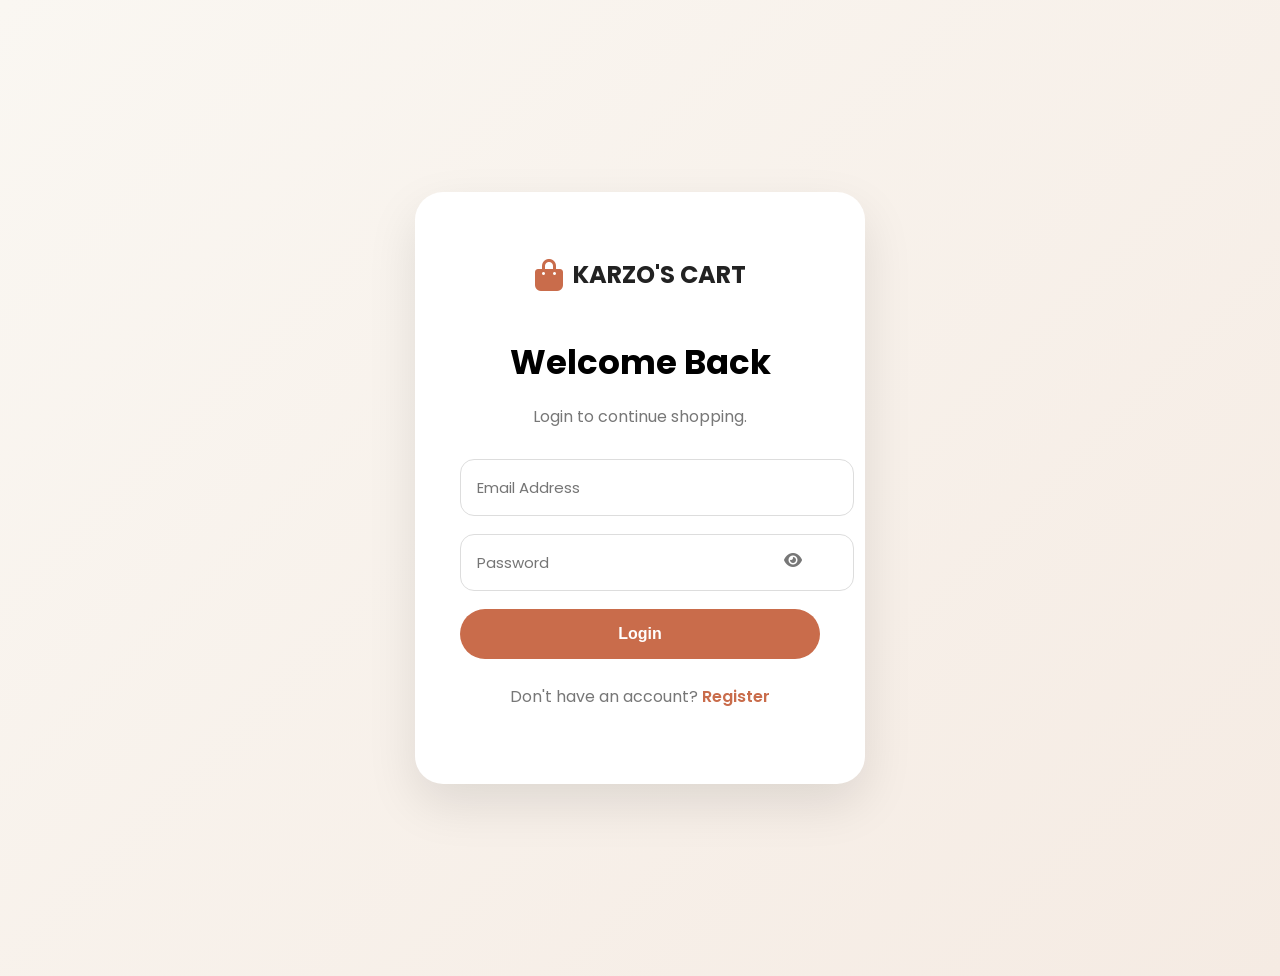
<file: login.html>
<!DOCTYPE html>
<html lang="en">

<head>

<meta charset="UTF-8">

<meta name="viewport" content="width=device-width, initial-scale=1.0">

<title>Login | KARZO'S CART</title>

<link rel="preconnect" href="https://fonts.googleapis.com">

<link rel="preconnect" href="https://fonts.gstatic.com" crossorigin>

<link href="https://fonts.googleapis.com/css2?family=Poppins:wght@300;400;500;600;700&display=swap" rel="stylesheet">

<link rel="stylesheet" href="login.css">

<link rel="stylesheet"
href="https://cdnjs.cloudflare.com/ajax/libs/font-awesome/6.6.0/css/all.min.css">

</head>

<body class="auth-page">

<div class="auth-container">

<div class="auth-card">

<div class="auth-logo">

<i class="fa-solid fa-bag-shopping"></i>

<h2>KARZO'S CART</h2>

</div>

<h1>Welcome Back</h1>

<p>Login to continue shopping.</p>

<form id="login-form">

<div class="form-group">

<input
type="email"
placeholder="Email Address"
required>

</div>

<div class="form-group password-box">

<input
type="password"
id="login-password"
placeholder="Password"
required>

<i class="fa-solid fa-eye" id="toggle-password"></i>

</div>

<button class="auth-btn">

Login

</button>

</form>

<div class="auth-footer">

<p>

Don't have an account?

<a href="register.html">Register</a>

</p>

</div>

</div>

</div>

<script src="login.js"></script>

</body>

</html>
</file>
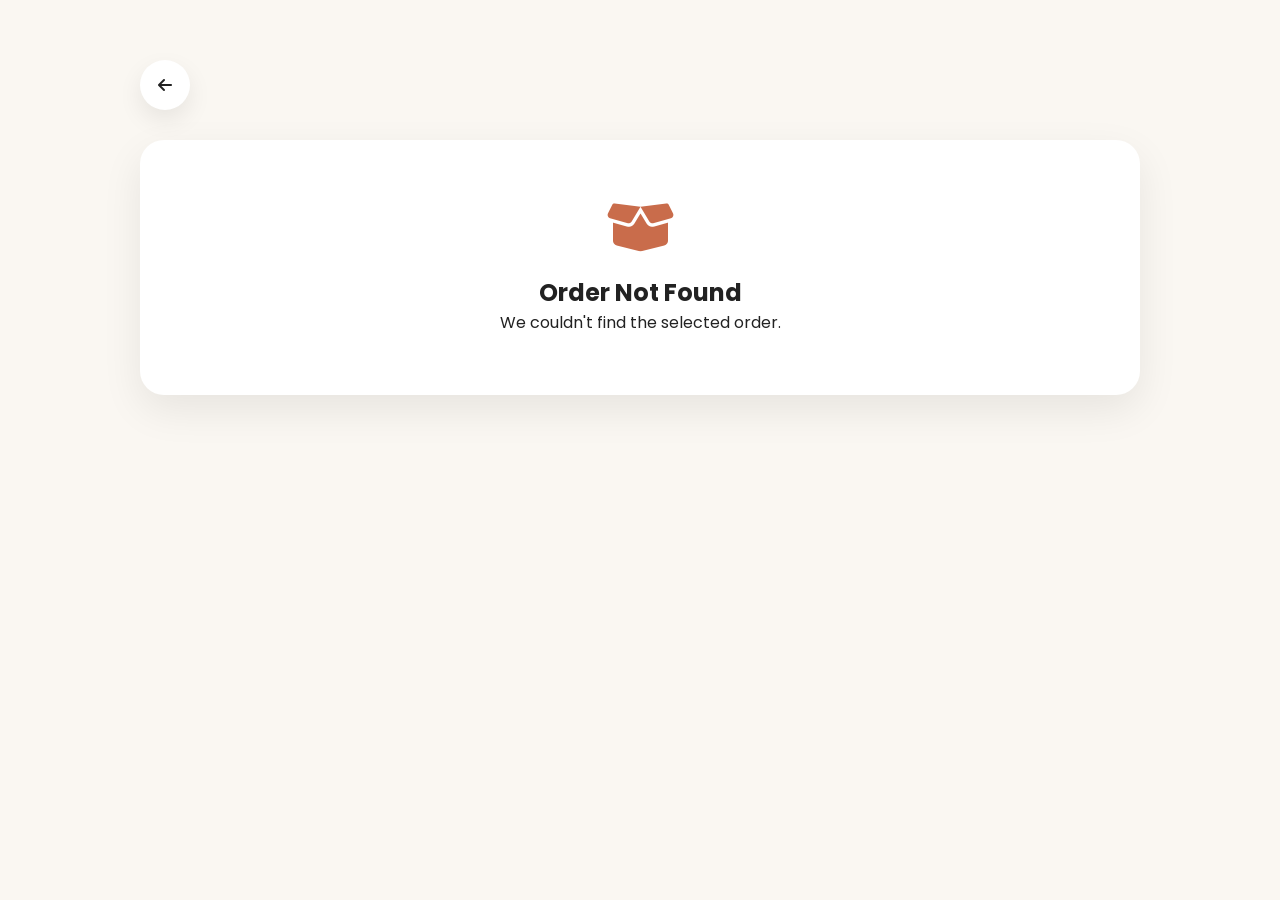
<file: order-details.html>
<!DOCTYPE html>
<html lang="en">

<head>

<meta charset="UTF-8">
<meta name="viewport" content="width=device-width, initial-scale=1.0">

<title>Order Details | KARZO'S CART</title>

<link rel="preconnect" href="https://fonts.googleapis.com">
<link rel="preconnect" href="https://fonts.gstatic.com" crossorigin>

<link href="https://fonts.googleapis.com/css2?family=Poppins:wght@300;400;500;600;700&display=swap" rel="stylesheet">

<link rel="stylesheet"
href="https://cdnjs.cloudflare.com/ajax/libs/font-awesome/6.7.2/css/all.min.css">

<style>

*{
    margin:0;
    padding:0;
    box-sizing:border-box;
}

body{
    font-family:'Poppins',sans-serif;
    background:#faf7f2;
    color:#222;
}

.order-details-page{
    width:min(1000px,92%);
    margin:60px auto;
}

.back-btn{
    width:50px;
    height:50px;
    border-radius:50%;
    background:#fff;
    display:flex;
    align-items:center;
    justify-content:center;
    color:#222;
    text-decoration:none;
    box-shadow:0 10px 25px rgba(0,0,0,.08);
    margin-bottom:30px;
}

.order-details-card{
    background:#fff;
    border-radius:24px;
    padding:35px;
    box-shadow:0 15px 40px rgba(0,0,0,.08);
}

.order-header{
    display:flex;
    justify-content:space-between;
    align-items:center;
    gap:20px;
    margin-bottom:30px;
    padding-bottom:25px;
    border-bottom:1px solid #eee;
}

.order-header h1{
    font-size:28px;
}

.order-status{
    padding:8px 16px;
    border-radius:50px;
    background:#EAF8EE;
    color:#2E8B57;
    font-size:13px;
    font-weight:600;
}

.order-info{
    display:grid;
    grid-template-columns:repeat(2,1fr);
    gap:15px;
    margin-bottom:35px;
}

.info-box{
    background:#faf7f2;
    border-radius:15px;
    padding:18px;
}

.info-box span{
    display:block;
    color:#888;
    font-size:12px;
    margin-bottom:5px;
}

.info-box strong{
    font-size:15px;
}

.products-title{
    font-size:20px;
    margin-bottom:15px;
}

.order-product{
    display:flex;
    justify-content:space-between;
    align-items:center;
    padding:18px 0;
    border-bottom:1px solid #eee;
    gap:15px;
}

.order-product span{
    font-weight:500;
}

.order-product strong{
    color:#C96C4B;
}

.order-total{
    display:flex;
    justify-content:space-between;
    align-items:center;
    margin-top:25px;
    font-size:18px;
}

.order-total strong{
    color:#C96C4B;
    font-size:25px;
}

.no-order{
    background:#fff;
    border-radius:24px;
    padding:60px 25px;
    text-align:center;
    box-shadow:0 15px 40px rgba(0,0,0,.08);
}

.no-order i{
    font-size:55px;
    color:#C96C4B;
    margin-bottom:20px;
}

@media(max-width:600px){

    .order-details-page{
        margin:30px auto;
    }

    .order-details-card{
        padding:25px 20px;
    }

    .order-header{
        align-items:flex-start;
        flex-direction:column;
    }

    .order-info{
        grid-template-columns:1fr;
    }

    .order-header h1{
        font-size:23px;
    }

}

</style>

</head>

<body>

<section class="order-details-page">

<a href="orders.html" class="back-btn">
    <i class="fa-solid fa-arrow-left"></i>
</a>

<div id="order-details"></div>

</section>


<script>

document.addEventListener("DOMContentLoaded", () => {

    const container =
        document.getElementById("order-details");

    const selectedOrder =
        JSON.parse(localStorage.getItem("selectedOrder"));

    if(!selectedOrder){

        container.innerHTML = `

        <div class="no-order">

            <i class="fa-solid fa-box-open"></i>

            <h2>Order Not Found</h2>

            <p>We couldn't find the selected order.</p>

        </div>

        `;

        return;

    }

    let productsHTML = "";

    selectedOrder.items.forEach(item => {

        productsHTML += `

        <div class="order-product">

            <span>${item.name}</span>

            <strong>
    ₦${item.price.toLocaleString()}
</strong>

        </div>

        `;

    });

    container.innerHTML = `

    <div class="order-details-card">

        <div class="order-header">

            <div>

                <span>ORDER DETAILS</span>

                <h1>Order #${selectedOrder.id}</h1>

            </div>

            <span class="order-status">
                ${selectedOrder.status}
            </span>

        </div>

        <div class="order-info">

            <div class="info-box">

                <span>ORDER DATE</span>

                <strong>${selectedOrder.date}</strong>

            </div>

            <div class="info-box">

                <span>ITEMS</span>

                <strong>${selectedOrder.items.length} item(s)</strong>

            </div>

        </div>

        <h2 class="products-title">
            Products
        </h2>

        <div>

            ${productsHTML}

        </div>

        <div class="order-total">

            <span>Total</span>

            <strong>

    ₦${selectedOrder.total.toLocaleString()}

</strong>

        </div>

    </div>

    `;

});

</script>

</body>

</html>
</file>
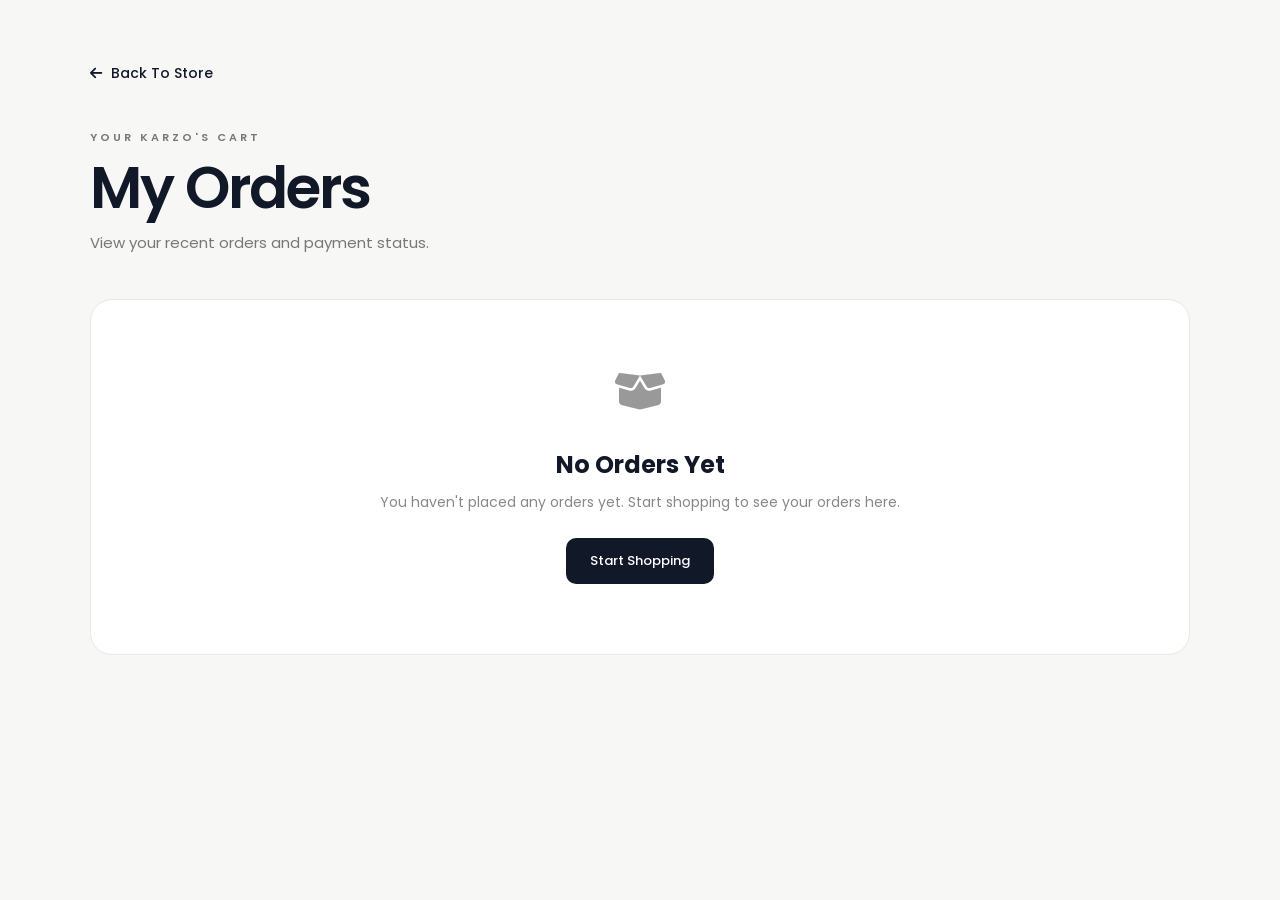
<file: orders.html>
<!DOCTYPE html>

<html lang="en">

<head>

    <meta charset="UTF-8">

    <meta name="viewport"

          content="width=device-width, initial-scale=1.0">

    <title>My Orders | KARZO'S CART</title>

    <link rel="preconnect"

          href="https://fonts.googleapis.com">

    <link rel="preconnect"

          href="https://fonts.gstatic.com"

          crossorigin>

    <link href="https://fonts.googleapis.com/css2?family=Poppins:wght@300;400;500;600;700&display=swap"

          rel="stylesheet">

    <link rel="stylesheet"

          href="https://cdnjs.cloudflare.com/ajax/libs/font-awesome/6.7.2/css/all.min.css">

    <link rel="stylesheet"

          href="orders.css">

</head>

<body>

    <main class="orders-page">

        <div class="orders-header">

            <a href="index.html"

               class="back-link">

                <i class="fa-solid fa-arrow-left"></i>

                Back To Store

            </a>

            <span>YOUR KARZO'S CART</span>

            <h1>My Orders</h1>

            <p>

                View your recent orders and payment status.

            </p>

        </div>

        <section class="orders-container">

            <div id="orders-list">

                <!-- Orders will appear here -->

            </div>

        </section>

    </main>

    <script src="orders.js"></script>

</body>

</html>
</file>
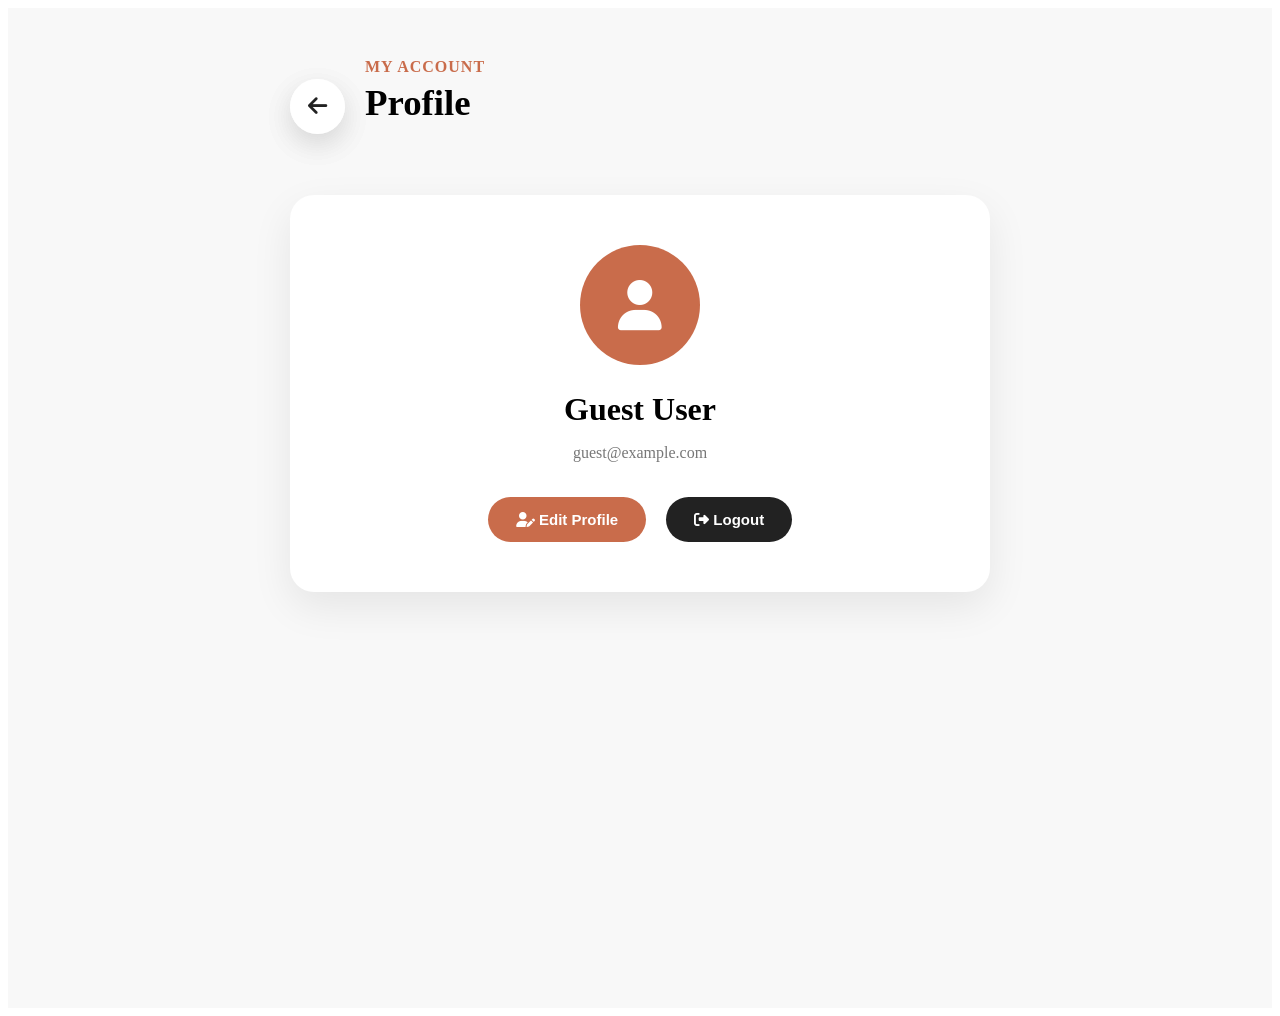
<file: profile.html>
<!DOCTYPE html>
<html lang="en">

<head>

<meta charset="UTF-8">
<meta name="viewport" content="width=device-width, initial-scale=1.0">

<title>My Profile | KARZO'S CART</title>

<link rel="preconnect" href="https://fonts.googleapis.com">

<link rel="preconnect" href="https://fonts.gstatic.com" crossorigin>

<link href="https://fonts.googleapis.com/css2?family=Poppins:wght@300;400;500;600;700&display=swap" rel="stylesheet">

<link rel="stylesheet"
href="https://cdnjs.cloudflare.com/ajax/libs/font-awesome/6.7.2/css/all.min.css">

<link rel="stylesheet" href="profile.css">

</head>

<body>

<section class="profile-page">

<div class="profile-container">

<div class="profile-header">

<div class="back-btn">

    <a href="index.html" class="back-btn">

    <i class="fa-solid fa-arrow-left"></i>

</a>

</div>

<div>

<span>MY ACCOUNT</span>

<h1>Profile</h1>

</div>

</div>

<div class="profile-card">

<div class="profile-avatar">

<i class="fa-solid fa-user"></i>

</div>

<h2 id="profile-name">

Guest User

</h2>

<p id="profile-email">

guest@example.com

</p>

<div class="profile-actions">

<button id="edit-profile">

<i class="fa-solid fa-user-pen"></i>

Edit Profile

</button>

<button id="logout">

<i class="fa-solid fa-right-from-bracket"></i>

Logout

</button>

</div>

</div>

</div>

</section>

<script src="profile.js"></script>

</body>

</html>
</file>
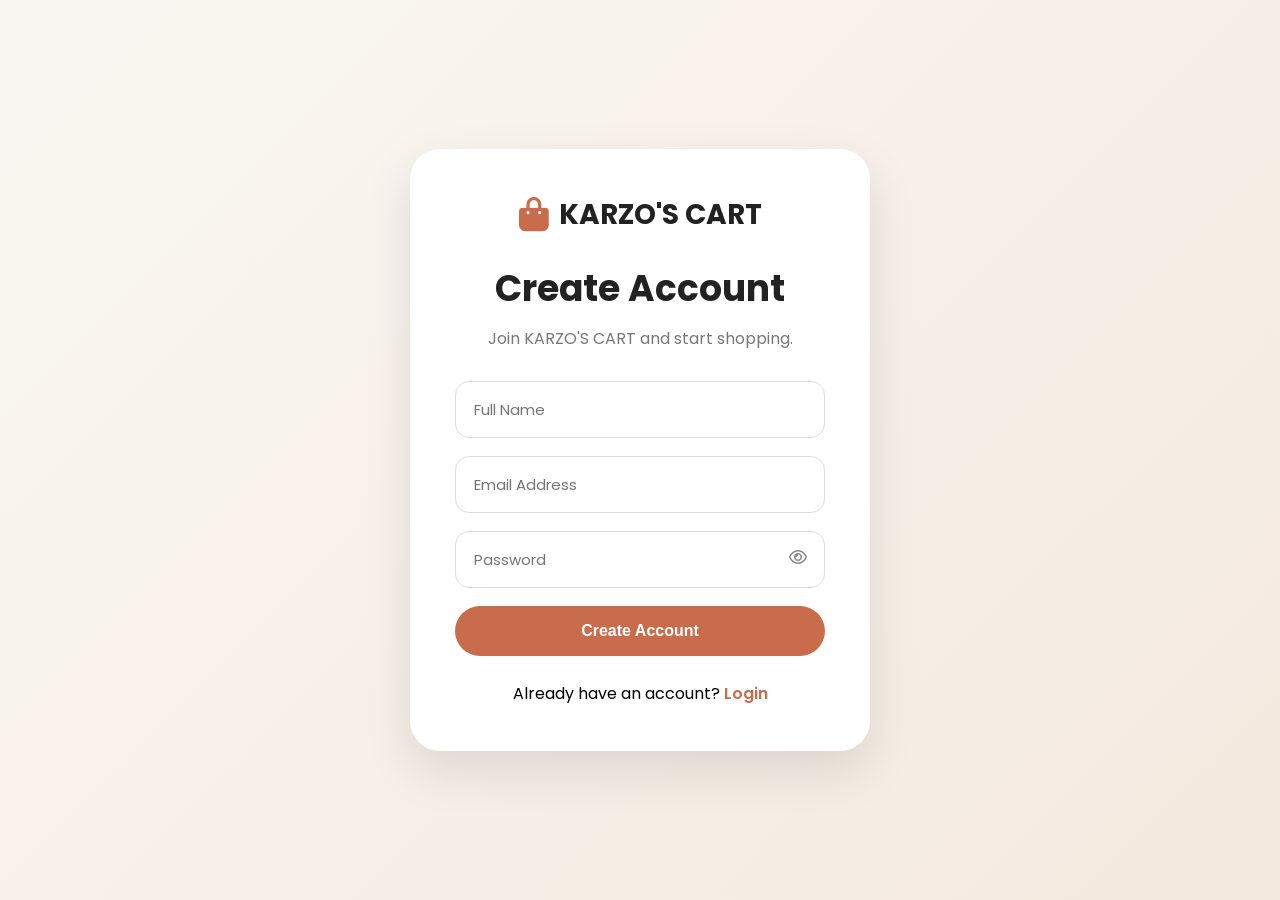
<file: register.html>
<!DOCTYPE html>
<html lang="en">

<head>

<meta charset="UTF-8">

<meta name="viewport" content="width=device-width, initial-scale=1.0">

<title>Register | KARZO'S CART</title>

<link rel="preconnect" href="https://fonts.googleapis.com">

<link rel="preconnect" href="https://fonts.gstatic.com" crossorigin>

<link href="https://fonts.googleapis.com/css2?family=Poppins:wght@300;400;500;600;700&display=swap" rel="stylesheet">

<link rel="stylesheet" href="register.css">

<link rel="stylesheet"
href="https://cdnjs.cloudflare.com/ajax/libs/font-awesome/6.6.0/css/all.min.css">

</head>
  <body>

<div class="auth-page">

    <div class="auth-container">

        <div class="auth-card">

            <div class="auth-logo">
                <i class="fa-solid fa-bag-shopping"></i>
                <h2>KARZO'S CART</h2>
            </div>

            <h1>Create Account</h1>

            <p>Join KARZO'S CART and start shopping.</p>

            <form id="register-form">

                <div class="form-group">
                    <input
                        type="text"
                        id="fullname"
                        placeholder="Full Name"
                        required>
                </div>

                <div class="form-group">
                    <input
                        type="email"
                        id="email"
                        placeholder="Email Address"
                        required>
                </div>

                <div class="form-group password-box">

                    <input
                        type="password"
                        id="password"
                        placeholder="Password"
                        required>

                    <i
                        id="toggle-password"
                        class="fa-regular fa-eye">
                    </i>

                </div>

                <button
                    type="submit"
                    class="auth-btn">

                    Create Account

                </button>

            </form>

            <div class="auth-footer">

                Already have an account?

                <a href="login.html">

                    Login

                </a>

            </div>

        </div>

    </div>

</div>

<script src="register.js"></script>

</body>

</html>
</file>
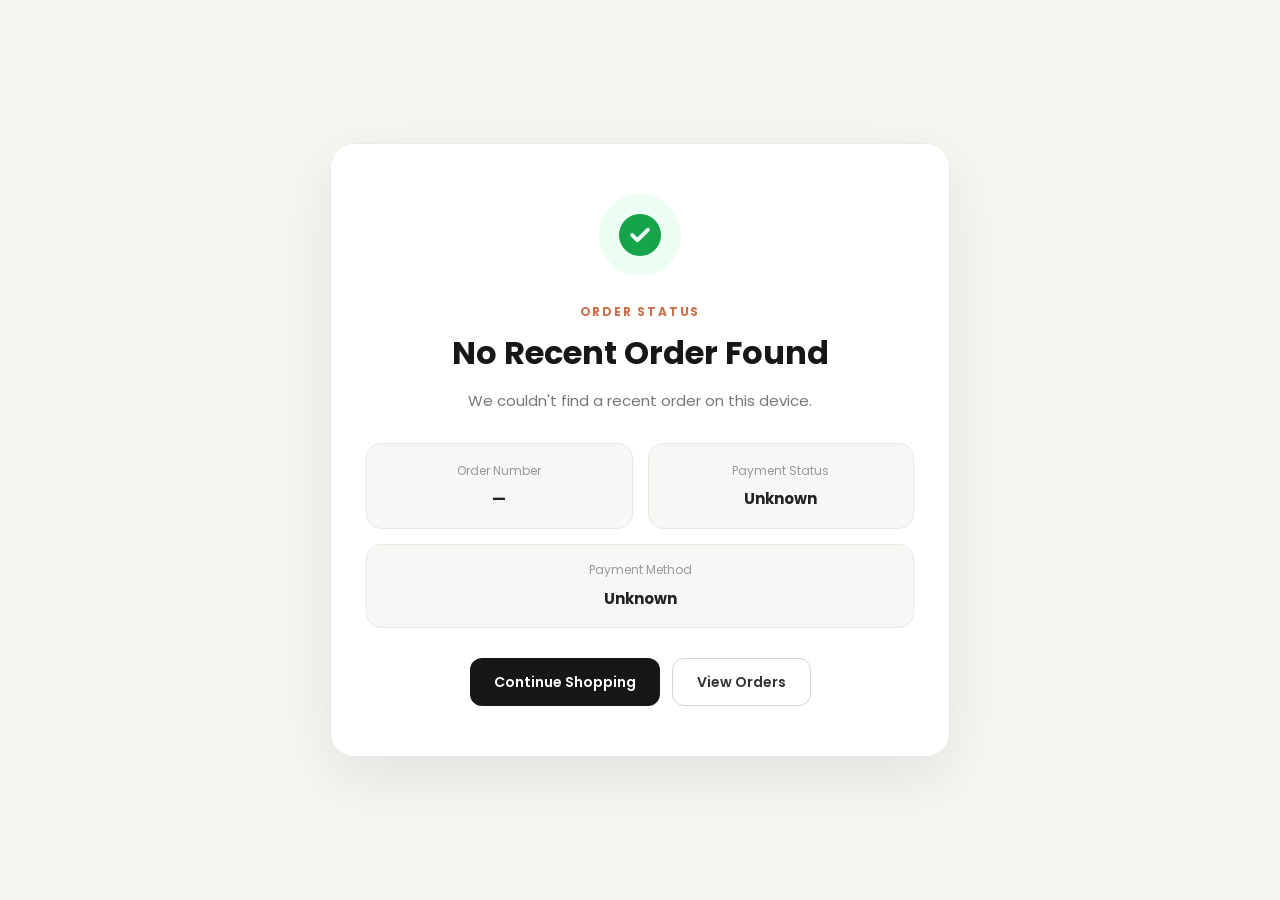
<file: success.html>
<!DOCTYPE html>
<html lang="en">

<head>

<meta charset="UTF-8">
<meta name="viewport" content="width=device-width, initial-scale=1.0">

<title>Order Status | KARZO'S CART</title>

<link rel="preconnect" href="https://fonts.googleapis.com">

<link rel="preconnect"
      href="https://fonts.gstatic.com"
      crossorigin>

<link href="https://fonts.googleapis.com/css2?family=Poppins:wght@300;400;500;600;700&display=swap"
      rel="stylesheet">

<link rel="stylesheet"
      href="https://cdnjs.cloudflare.com/ajax/libs/font-awesome/6.7.2/css/all.min.css">

<link rel="stylesheet" href="success.css">

</head>

<body>

<section class="success-page">

    <div class="success-card">

        <!-- STATUS ICON -->

        <div class="success-icon" id="success-icon">

            <i class="fa-solid fa-circle-check"></i>

        </div>


        <!-- STATUS LABEL -->

        <span id="success-status">
            ORDER CONFIRMED
        </span>


        <!-- TITLE -->

        <h1 id="success-title">
            Thank You For Your Purchase!
        </h1>


        <!-- MESSAGE -->

        <p id="success-message">

            Your order has been placed successfully.
            We'll notify you once it has been shipped.

        </p>


        <!-- ORDER INFORMATION -->

        <div class="success-info">

            <div>

                <small>Order Number</small>

                <h3 id="success-order">
                    KC000000
                </h3>

            </div>


            <div>

                <small>Payment Status</small>

                <h3 id="payment-status">
                    Confirmed
                </h3>

            </div>

        </div>


        <!-- PAYMENT METHOD -->

        <div class="payment-method">

            <small>Payment Method</small>

            <strong id="payment-method">
                Paystack
            </strong>

        </div>


        <!-- BUTTONS -->

        <div class="success-buttons">

            <a href="index.html"
               class="success-btn">

                Continue Shopping

            </a>


            <a href="orders.html"
               class="success-outline">

                View Orders

            </a>

        </div>

    </div>

</section>


<script src="success.js"></script>

</body>

</html>
</file>
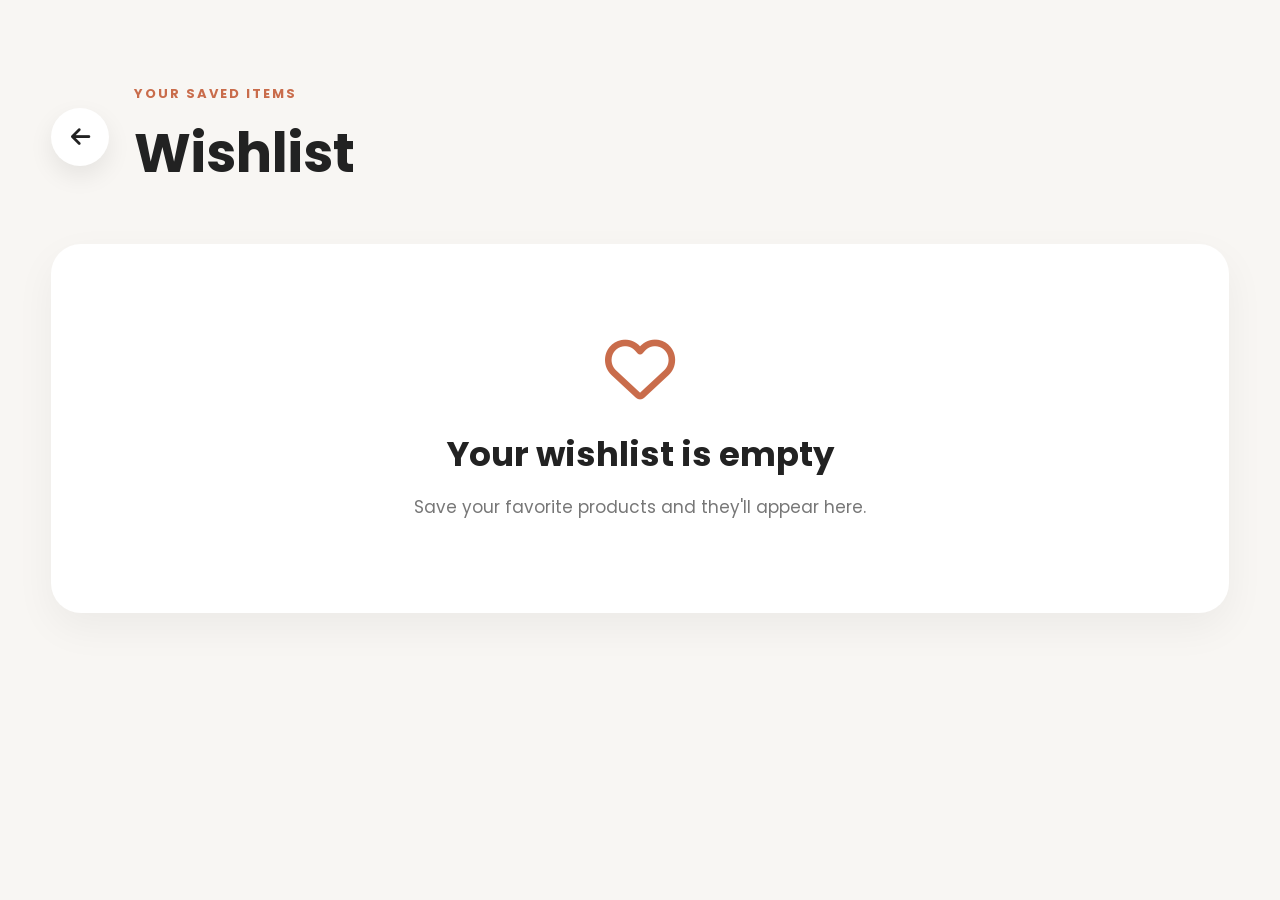
<file: wishlist.html>
<!DOCTYPE html>
<html lang="en">

<head>

<meta charset="UTF-8">
<meta name="viewport" content="width=device-width, initial-scale=1.0">

<title>Wishlist | KARZO'S CART</title>

<link rel="preconnect" href="https://fonts.googleapis.com">
<link rel="preconnect" href="https://fonts.gstatic.com" crossorigin>

<link href="https://fonts.googleapis.com/css2?family=Poppins:wght@300;400;500;600;700&display=swap" rel="stylesheet">

<link rel="stylesheet"
href="https://cdnjs.cloudflare.com/ajax/libs/font-awesome/6.6.0/css/all.min.css">

<link rel="stylesheet" href="wishlist.css">

</head>

<body>

<section class="wishlist-page">

    <div class="wishlist-container">

        <div class="wishlist-header">

            <a href="index.html" class="back-btn">
                <i class="fa-solid fa-arrow-left"></i>
            </a>

            <div>

                <span>YOUR SAVED ITEMS</span>

                <h1>Wishlist</h1>

            </div>

        </div>

        <div id="wishlist-items" class="wishlist-grid">

            <div class="empty-wishlist">

                <i class="fa-regular fa-heart"></i>

                <h2>Your wishlist is empty</h2>

                <p>
                    Save your favorite products and they'll appear here.
                </p>

            </div>

        </div>

    </div>

</section>

<script src="wishlist.js"></script>

</body>

</html>
</file>
<file: login.css>
/* ==========================
   LOGIN & REGISTER
========================== */

.auth-page{

    min-height:100vh;

    display:flex;

    justify-content:center;

    align-items:center;

    background:linear-gradient(135deg,#faf7f2,#f5ebe3);

    font-family:'Poppins',sans-serif;

    padding:30px;

}

.auth-container{

    width:100%;

    max-width:450px;

}

.auth-card{

    background:#fff;

    border-radius:28px;

    padding:45px;

    box-shadow:0 20px 50px rgba(0,0,0,.10);

    text-align:center;

}

.auth-logo{

    display:flex;

    justify-content:center;

    align-items:center;

    gap:10px;

    margin-bottom:25px;

}

.auth-logo i{

    font-size:32px;

    color:#C96C4B;

}

.auth-logo h2{

    color:#222;

}

.auth-card h1{

    font-size:34px;

    margin-bottom:10px;

}

.auth-card p{

    color:#777;

    margin-bottom:30px;

}

.auth-card input{

    width:100%;

    padding:16px;

    border:1px solid #ddd;

    border-radius:14px;

    margin-bottom:18px;

    font-size:15px;

    font-family:'Poppins',sans-serif;

}

.password-box{

    position:relative;

}

.password-box i{

    position:absolute;

    right:18px;

    top:18px;

    cursor:pointer;

    color:#777;

}

.auth-btn{

    width:100%;

    padding:16px;

    border:none;

    border-radius:50px;

    background:#C96C4B;

    color:#fff;

    font-size:16px;

    font-weight:600;

    cursor:pointer;

    transition:.3s;

}

.auth-btn:hover{

    background:#af573b;

}

.auth-footer{

    margin-top:25px;

}

.auth-footer a{

    color:#C96C4B;

    text-decoration:none;

    font-weight:600;

}

/* Dark Mode */

body.dark .auth-page{

    background:#121212;

}

body.dark .auth-card{

    background:#1b1b1b;

}

body.dark .auth-card h1,

body.dark .auth-logo h2{

    color:#fff;

}

body.dark .auth-card p{

    color:#ccc;

}

body.dark .auth-card input{

    background:#2a2a2a;

    color:#fff;

    border:1px solid #444;

}
</file>
<file: orders.css>
/* ==========================
   KARZO'S CART — ORDERS PAGE
========================== */

* {
    margin: 0;
    padding: 0;
    box-sizing: border-box;
}

body {
    font-family: "Poppins", sans-serif;
    background: #f7f7f5;
    color: #111827;
    min-height: 100vh;
}

/* ==========================
   PAGE
========================== */

.orders-page {
    width: 100%;
    min-height: 100vh;
    padding: 60px 20px;
}

/* ==========================
   HEADER
========================== */

.orders-header {
    max-width: 1100px;
    margin: 0 auto 45px;
}

.back-link {
    display: inline-flex;
    align-items: center;
    gap: 9px;
    color: #111827;
    text-decoration: none;
    font-size: 14px;
    font-weight: 500;
    margin-bottom: 45px;
    transition: 0.3s ease;
}

.back-link:hover {
    opacity: 0.6;
}

.orders-header > span {
    display: block;
    font-size: 11px;
    font-weight: 600;
    letter-spacing: 3px;
    color: #777;
    margin-bottom: 10px;
}

.orders-header h1 {
    font-size: clamp(36px, 6vw, 58px);
    line-height: 1.1;
    font-weight: 600;
    letter-spacing: -2px;
    margin-bottom: 12px;
}

.orders-header p {
    color: #777;
    font-size: 15px;
}

/* ==========================
   ORDERS CONTAINER
========================== */

.orders-container {
    max-width: 1100px;
    margin: auto;
}

/* ==========================
   ORDER CARD
========================== */

.order-card {
    background: #ffffff;
    border: 1px solid #e8e8e5;
    border-radius: 20px;
    padding: 26px;
    margin-bottom: 20px;
    box-shadow: 0 10px 35px rgba(0, 0, 0, 0.04);
    transition: 0.3s ease;
}

.order-card:hover {
    transform: translateY(-2px);
    box-shadow: 0 15px 40px rgba(0, 0, 0, 0.07);
}

/* ==========================
   ORDER TOP
========================== */

.order-top {
    display: flex;
    justify-content: space-between;
    align-items: flex-start;
    gap: 20px;
    padding-bottom: 20px;
    border-bottom: 1px solid #eeeeeb;
}

.order-top h3 {
    font-size: 18px;
    font-weight: 600;
    margin-bottom: 5px;
}

.order-date {
    color: #888;
    font-size: 13px;
}

/* ==========================
   STATUS
========================== */

.order-status {
    display: inline-flex;
    align-items: center;
    gap: 7px;
    padding: 7px 13px;
    border-radius: 50px;
    background: #ecfdf3;
    color: #15803d;
    font-size: 12px;
    font-weight: 600;
    white-space: nowrap;
}

.order-status.pending {
    background: #fff7ed;
    color: #c2410c;
}

.order-status.cancelled {
    background: #fef2f2;
    color: #dc2626;
}

/* ==========================
   ORDER ITEMS
========================== */

.order-items {
    padding: 20px 0;
}

.order-item {
    display: flex;
    justify-content: space-between;
    align-items: center;
    gap: 20px;
    padding: 12px 0;
}

.order-item:not(:last-child) {
    border-bottom: 1px solid #f1f1ee;
}

.order-item-name {
    font-size: 14px;
    font-weight: 500;
}

.order-item-price {
    font-size: 14px;
    font-weight: 600;
}

/* ==========================
   ORDER BOTTOM
========================== */

.order-bottom {
    display: flex;
    justify-content: space-between;
    align-items: center;
    padding-top: 20px;
    border-top: 1px solid #eeeeeb;
}

.order-total-label {
    color: #888;
    font-size: 13px;
}

.order-total {
    font-size: 20px;
    font-weight: 600;
}

/* ==========================
   EMPTY ORDERS
========================== */

.empty-orders {
    text-align: center;
    background: #ffffff;
    border: 1px solid #e8e8e5;
    border-radius: 22px;
    padding: 70px 25px;
}

.empty-orders i {
    font-size: 42px;
    color: #999;
    margin-bottom: 20px;
}

.empty-orders h2 {
    font-size: 24px;
    margin-bottom: 10px;
}

.empty-orders p {
    color: #888;
    font-size: 14px;
    margin-bottom: 25px;
}

.empty-orders a {
    display: inline-block;
    background: #111827;
    color: white;
    text-decoration: none;
    padding: 13px 24px;
    border-radius: 10px;
    font-size: 13px;
    font-weight: 500;
}

/* ==========================
   DARK MODE
========================== */

body.dark {
    background: #0f172a;
    color: #ffffff;
}

body.dark .orders-header p,
body.dark .order-date,
body.dark .order-total-label {
    color: #94a3b8;
}

body.dark .back-link {
    color: #ffffff;
}

body.dark .order-card,
body.dark .empty-orders {
    background: #111827;
    border-color: #1f2937;
    box-shadow: none;
}

body.dark .order-top,
body.dark .order-bottom,
body.dark .order-item:not(:last-child) {
    border-color: #1f2937;
}

body.dark .empty-orders a {
    background: #ffffff;
    color: #111827;
}

/* ==========================
   MOBILE
========================== */

@media (max-width: 600px) {

    .orders-page {
        padding: 35px 15px;
    }

    .orders-header {
        margin-bottom: 30px;
    }

    .back-link {
        margin-bottom: 35px;
    }

    .orders-header h1 {
        font-size: 38px;
        letter-spacing: -1px;
    }

    .order-card {
        padding: 20px;
        border-radius: 16px;
    }

    .order-top {
        flex-direction: column;
        align-items: flex-start;
    }

    .order-bottom {
        align-items: flex-start;
        gap: 10px;
    }

    .order-total {
        font-size: 18px;
    }

}
/* ==========================
   EXTRA ORDER DETAILS
========================== */

.order-label {
    display: block;
    font-size: 10px;
    font-weight: 600;
    letter-spacing: 2px;
    color: #999;
    margin-bottom: 5px;
}

.order-top h2 {
    font-size: 22px;
    font-weight: 600;
    letter-spacing: -0.5px;
    margin-bottom: 5px;
}

.order-details {
    display: grid;
    grid-template-columns: repeat(2, 1fr);
    gap: 20px;
    padding: 20px 0;
    border-bottom: 1px solid #eeeeeb;
}

.order-details div {
    display: flex;
    flex-direction: column;
    gap: 5px;
}

.order-details small {
    color: #999;
    font-size: 11px;
}

.order-details strong {
    font-size: 13px;
    font-weight: 500;
}

.order-products {
    padding: 20px 0;
}

.order-products h3 {
    font-size: 14px;
    margin-bottom: 8px;
}

.order-status i {
    font-size: 6px;
}

.empty-icon {
    margin-bottom: 15px;
}

.empty-icon i {
    font-size: 42px;
    color: #999;
}

/* DARK MODE */

body.dark .order-details {
    border-color: #1f2937;
}

body.dark .order-label,
body.dark .order-details small {
    color: #64748b;
}

body.dark .order-details strong {
    color: #e5e7eb;
}

/* MOBILE */

@media (max-width: 600px) {

    .order-details {
        grid-template-columns: 1fr;
        gap: 15px;
    }

}
</file>
<file: profile.css>
/* ==========================
   PROFILE PAGE
========================== */

.profile-page{

    min-height:100vh;
    background:#f8f8f8;
    padding:50px 20px;

}

.profile-container{

    max-width:700px;
    margin:auto;

}

.profile-header{

    display:flex;
    align-items:center;
    gap:20px;
    margin-bottom:40px;

}

.profile-header span{

    color:#C96C4B;
    font-weight:600;
    letter-spacing:1px;

}

.profile-header h1{

    font-size:2.3rem;
    margin-top:5px;

}

.profile-card{

    background:#fff;
    border-radius:24px;
    padding:50px 30px;
    text-align:center;
    box-shadow:0 15px 40px rgba(0,0,0,.08);

}

.profile-avatar{

    width:120px;
    height:120px;
    margin:auto;
    border-radius:50%;
    background:#C96C4B;
    color:#fff;
    display:flex;
    align-items:center;
    justify-content:center;
    font-size:50px;
    margin-bottom:25px;

}

.profile-card h2{

    font-size:2rem;
    margin-bottom:10px;

}

.profile-card p{

    color:#777;
    margin-bottom:35px;

}

.profile-actions{

    display:flex;
    justify-content:center;
    gap:20px;
    flex-wrap:wrap;

}

.profile-actions button{

    border:none;
    padding:14px 28px;
    border-radius:50px;
    cursor:pointer;
    font-size:15px;
    font-weight:600;
    transition:.3s;

}

#edit-profile{

    background:#C96C4B;
    color:#fff;

}

#edit-profile:hover{

    background:#b55b3e;

}

#logout{

    background:#222;
    color:#fff;

}

#logout:hover{

    background:#000;

}

@media(max-width:768px){

    .profile-card{

        padding:40px 20px;

    }

    .profile-actions{

        flex-direction:column;

    }

    .profile-actions button{

        width:100%;

    }

}
/* ==========================
   BACK BUTTON
========================== */

.back-btn{

    width:55px;
    height:55px;

    background:#ffffff;

    border-radius:50%;

    display:flex;
    align-items:center;
    justify-content:center;

    box-shadow:0 10px 30px rgba(0,0,0,.08);

    transition:.3s;

}

.back-btn a{

    color:#222;

    font-size:22px;

    text-decoration:none;

    display:flex;
    align-items:center;
    justify-content:center;

    width:100%;
    height:100%;

}

.back-btn:hover{

    transform:translateY(-3px);

    box-shadow:0 15px 35px rgba(0,0,0,.12);

}
</file>
<file: register.css>
/* ==========================
   RESET
========================== */

*{
    margin:0;
    padding:0;
    box-sizing:border-box;
}

body{
    font-family:'Poppins',sans-serif;
}

/* ==========================
   REGISTER PAGE
========================== */

.auth-page{

    min-height:100vh;

    display:flex;

    justify-content:center;

    align-items:center;

    padding:30px;

    background:linear-gradient(135deg,#faf7f2,#f4e9df);

}

.auth-container{

    width:100%;
    max-width:460px;

}

.auth-card{

    background:#fff;

    border-radius:30px;

    padding:45px;

    text-align:center;

    box-shadow:0 20px 50px rgba(0,0,0,.10);

}

.auth-logo{

    display:flex;

    justify-content:center;

    align-items:center;

    gap:10px;

    margin-bottom:25px;

}

.auth-logo i{

    font-size:34px;

    color:#C96C4B;

}

.auth-logo h2{

    color:#222;

    font-size:28px;

}

.auth-card h1{

    font-size:36px;

    margin-bottom:10px;

    color:#222;

}

.auth-card p{

    color:#777;

    margin-bottom:30px;

}

.form-group{

    margin-bottom:18px;

}

.form-group input{

    width:100%;

    padding:16px 18px;

    border:1px solid #ddd;

    border-radius:14px;

    outline:none;

    font-size:15px;

    font-family:'Poppins',sans-serif;

    transition:.3s;

}

.form-group input:focus{

    border-color:#C96C4B;

    box-shadow:0 0 0 3px rgba(201,108,75,.12);

}

.password-box{

    position:relative;

}

.password-box i{

    position:absolute;

    right:18px;

    top:18px;

    color:#888;

    cursor:pointer;

}

.auth-btn{

    width:100%;

    padding:16px;

    border:none;

    border-radius:50px;

    background:#C96C4B;

    color:#fff;

    font-size:16px;

    font-weight:600;

    cursor:pointer;

    transition:.3s;

}

.auth-btn:hover{

    background:#af573b;

    transform:translateY(-2px);

}

.auth-footer{

    margin-top:25px;

}

.auth-footer a{

    color:#C96C4B;

    text-decoration:none;

    font-weight:600;

}

.auth-footer a:hover{

    text-decoration:underline;

}

/* ==========================
   MOBILE
========================== */

@media(max-width:600px){

    .auth-card{

        padding:35px 25px;

    }

    .auth-card h1{

        font-size:30px;

    }

}

/* ==========================
   DARK MODE
========================== */

body.dark{

    background:#121212;

}

body.dark .auth-page{

    background:#121212;

}

body.dark .auth-card{

    background:#1b1b1b;

}

body.dark .auth-logo h2,

body.dark .auth-card h1{

    color:#fff;

}

body.dark .auth-card p{

    color:#ccc;

}

body.dark input{

    background:#2a2a2a;

    color:#fff;

    border:1px solid #444;

}

body.dark input:focus{

    border-color:#C96C4B;

}
</file>
<file: success.css>
/* ==========================

   SUCCESS PAGE

========================== */

* {

    margin: 0;

    padding: 0;

    box-sizing: border-box;

}

body {

    font-family: "Poppins", sans-serif;

    background: #f7f5f2;

    color: #171717;

    min-height: 100vh;

}

/* ==========================

   PAGE

========================== */

.success-page {

    min-height: 100vh;

    display: flex;

    align-items: center;

    justify-content: center;

    padding: 30px 20px;

}

/* ==========================

   CARD

========================== */

.success-card {

    width: 100%;

    max-width: 620px;

    background: #ffffff;

    border-radius: 24px;

    padding: 50px 35px;

    text-align: center;

    box-shadow: 0 20px 60px rgba(0, 0, 0, 0.08);

    border: 1px solid #eeeae5;

}

/* ==========================

   ICON

========================== */

.success-icon {

    width: 82px;

    height: 82px;

    margin: 0 auto 22px;

    border-radius: 50%;

    display: flex;

    align-items: center;

    justify-content: center;

    background: #ecfdf3;

}

.success-icon i {

    font-size: 42px;

    color: #16a34a;

}

/* ==========================

   STATUS

========================== */

#success-status {

    display: inline-block;

    font-size: 12px;

    font-weight: 700;

    letter-spacing: 1.8px;

    color: #cc704b;

    margin-bottom: 12px;

}

/* ==========================

   TITLE

========================== */

.success-card h1 {

    font-size: 32px;

    line-height: 1.25;

    margin-bottom: 15px;

    color: #171717;

}

/* ==========================

   MESSAGE

========================== */

.success-card > p {

    max-width: 500px;

    margin: 0 auto;

    color: #777;

    font-size: 15px;

    line-height: 1.7;

}

/* ==========================

   ORDER INFORMATION

========================== */

.success-info {

    margin-top: 30px;

    display: grid;

    grid-template-columns: 1fr 1fr;

    gap: 15px;

}

.success-info > div {

    background: #f8f7f5;

    border: 1px solid #ebe7e1;

    border-radius: 15px;

    padding: 18px 12px;

}

.success-info small,

.payment-method small {

    display: block;

    color: #999;

    font-size: 12px;

    margin-bottom: 7px;

}

.success-info h3 {

    font-size: 15px;

    color: #222;

}

/* ==========================

   PAYMENT METHOD

========================== */

.payment-method {

    margin-top: 15px;

    background: #f8f7f5;

    border: 1px solid #ebe7e1;

    border-radius: 15px;

    padding: 16px;

}

.payment-method strong {

    font-size: 15px;

    color: #222;

}

/* ==========================

   BUTTONS

========================== */

.success-buttons {

    margin-top: 30px;

    display: flex;

    justify-content: center;

    gap: 12px;

}

.success-btn,

.success-outline {

    display: inline-flex;

    align-items: center;

    justify-content: center;

    min-height: 48px;

    padding: 0 24px;

    border-radius: 12px;

    text-decoration: none;

    font-size: 14px;

    font-weight: 600;

    transition: 0.25s ease;

}

.success-btn {

    background: #171717;

    color: #ffffff;

}

.success-btn:hover {

    transform: translateY(-2px);

    background: #000000;

}

.success-outline {

    border: 1px solid #d9d4ce;

    color: #333;

    background: #ffffff;

}

.success-outline:hover {

    background: #f5f3f0;

}

/* ==========================

   MOBILE

========================== */

@media (max-width: 600px) {

    .success-page {

        padding: 20px 15px;

    }

    .success-card {

        padding: 40px 20px;

        border-radius: 20px;

    }

    .success-icon {

        width: 72px;

        height: 72px;

    }

    .success-icon i {

        font-size: 36px;

    }

    .success-card h1 {

        font-size: 25px;

    }

    .success-card > p {

        font-size: 14px;

    }

    .success-info {

        grid-template-columns: 1fr;

    }

    .success-buttons {

        flex-direction: column;

    }

    .success-btn,

    .success-outline {

        width: 100%;

    }

}

/* ==========================

   DARK MODE

========================== */

body.dark {

    background: #0f0f0f;

    color: #ffffff;

}

body.dark .success-card {

    background: #181818;

    border-color: #2c2c2c;

    box-shadow: 0 20px 60px rgba(0, 0, 0, 0.35);

}

body.dark .success-card h1 {

    color: #ffffff;

}

body.dark .success-card > p {

    color: #b5b5b5;

}

body.dark .success-info > div,

body.dark .payment-method {

    background: #222222;

    border-color: #333333;

}

body.dark .success-info h3,

body.dark .payment-method strong {

    color: #ffffff;

}

body.dark .success-info small,

body.dark .payment-method small {

    color: #999999;

}

body.dark .success-outline {

    background: transparent;

    border-color: #444444;

    color: #ffffff;

}

body.dark .success-outline:hover {

    background: #252525;

}

/* ==========================

   PENDING BANK TRANSFER

========================== */

body.dark .success-icon {

    background: #332b18;

}

.success-card:has(#payment-status) #payment-status {

    transition: 0.2s ease;

}
</file>
<file: wishlist.css>
/* ==========================
   WISHLIST PAGE
========================== */

*{
    margin:0;
    padding:0;
    box-sizing:border-box;
}

body{

    font-family:'Poppins',sans-serif;
    background:#f8f6f3;

}

.wishlist-page{

    width:100%;
    min-height:100vh;

    padding:80px 0;

}

.wishlist-container{

    width:min(1200px,92%);
    margin:auto;

}

.wishlist-header{

    display:flex;
    align-items:center;
    gap:25px;

    margin-bottom:50px;

}

.back-btn{

    width:58px;
    height:58px;

    border-radius:50%;

    background:#fff;

    display:flex;
    justify-content:center;
    align-items:center;

    text-decoration:none;

    color:#222;

    font-size:22px;

    box-shadow:0 10px 25px rgba(0,0,0,.08);

    transition:.3s;

}

.back-btn:hover{

    background:#C96C4B;
    color:#fff;

}

.wishlist-header span{

    color:#C96C4B;

    font-size:13px;
    font-weight:700;

    letter-spacing:2px;

    text-transform:uppercase;

}

.wishlist-header h1{

    font-size:54px;

    color:#222;

    margin-top:8px;

}

.wishlist-grid{

    display:grid;

    grid-template-columns:
    repeat(auto-fit,minmax(280px,1fr));

    gap:30px;

}

.empty-wishlist{

    grid-column:1/-1;

    background:#fff;

    padding:90px 30px;

    border-radius:30px;

    text-align:center;

    box-shadow:0 15px 40px rgba(0,0,0,.05);

}

.empty-wishlist i{

    font-size:70px;

    color:#C96C4B;

    margin-bottom:25px;

}

.empty-wishlist h2{

    font-size:34px;

    color:#222;

    margin-bottom:12px;

}

.empty-wishlist p{

    color:#777;

    font-size:17px;

    line-height:1.8;

}

/* ==========================
   MOBILE
========================== */

@media(max-width:768px){

    .wishlist-page{

        padding:60px 0;

    }

    .wishlist-header{

        gap:18px;

    }

    .wishlist-header h1{

        font-size:40px;

    }

    .back-btn{

        width:50px;
        height:50px;

        font-size:18px;

    }

}
.wishlist-card{

    background:#fff;

    border-radius:24px;

    overflow:hidden;

    box-shadow:0 12px 35px rgba(0,0,0,.06);

    padding:20px;

    text-align:center;

}

.wishlist-card img{

    width:100%;

    height:240px;

    object-fit:cover;

    border-radius:18px;

    margin-bottom:18px;

}

.wishlist-card h3{

    margin-bottom:10px;

    color:#222;

}

.wishlist-card p{

    color:#C96C4B;

    font-size:22px;

    font-weight:700;

    margin-bottom:18px;

}

.remove-btn{

    width:100%;

    padding:14px;

    border:none;

    border-radius:50px;

    background:#C96C4B;

    color:#fff;

    font-weight:600;

    cursor:pointer;

}
</file>
